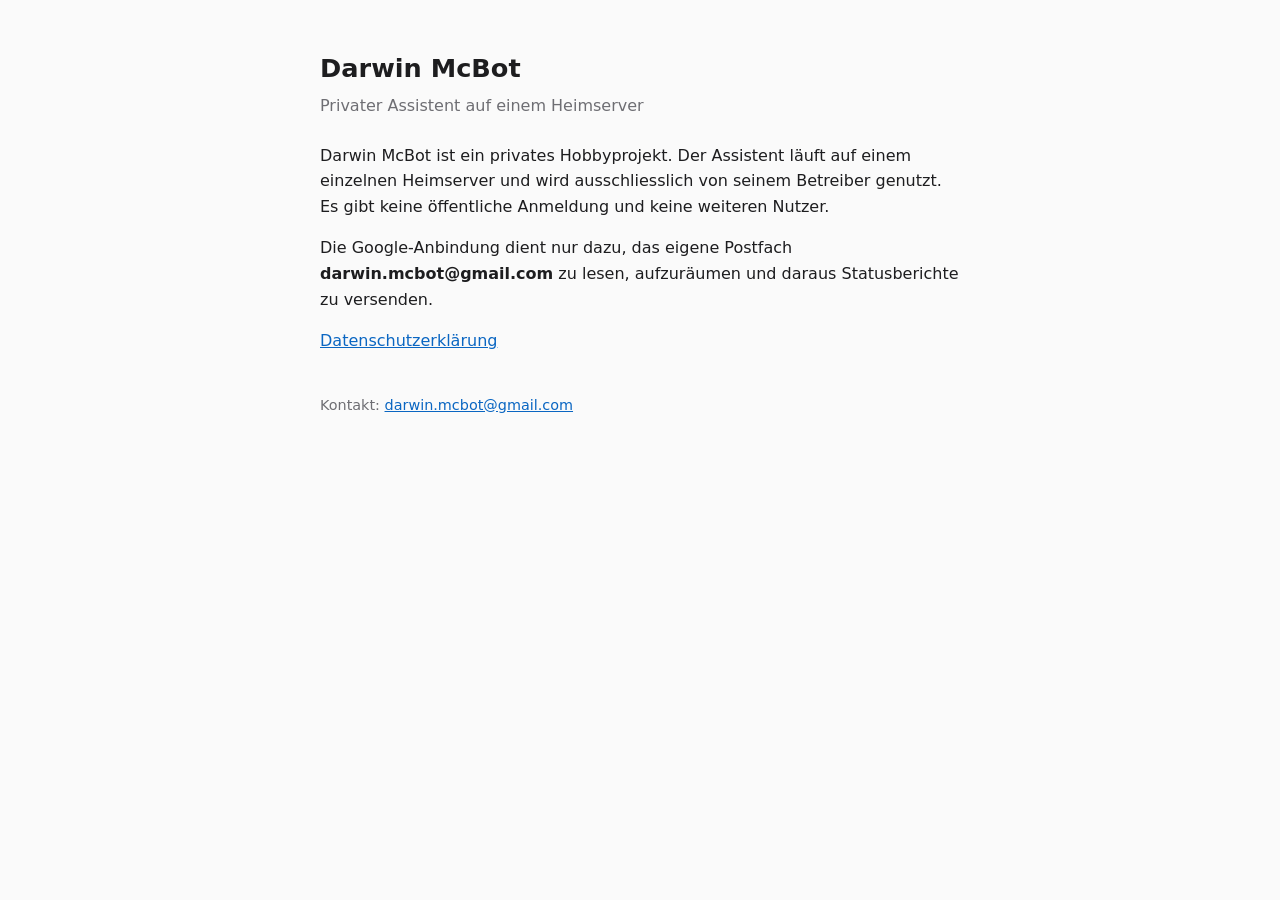
<file: index.html>
<!doctype html>
<html lang="de">
<head>
<meta charset="utf-8"><meta name="viewport" content="width=device-width, initial-scale=1">
<title>Darwin McBot</title><link rel="stylesheet" href="style.css">
</head>
<body><main>
<h1>Darwin McBot</h1>
<p class="sub">Privater Assistent auf einem Heimserver</p>
<p>Darwin McBot ist ein privates Hobbyprojekt. Der Assistent läuft auf einem einzelnen Heimserver und wird ausschliesslich von seinem Betreiber genutzt. Es gibt keine öffentliche Anmeldung und keine weiteren Nutzer.</p>
<p>Die Google-Anbindung dient nur dazu, das eigene Postfach <strong>darwin.mcbot@gmail.com</strong> zu lesen, aufzuräumen und daraus Statusberichte zu versenden.</p>
<p><a href="datenschutz.html">Datenschutzerklärung</a></p>
<footer>Kontakt: <a href="mailto:darwin.mcbot@gmail.com">darwin.mcbot@gmail.com</a></footer>
</main></body>
</html>
</file>
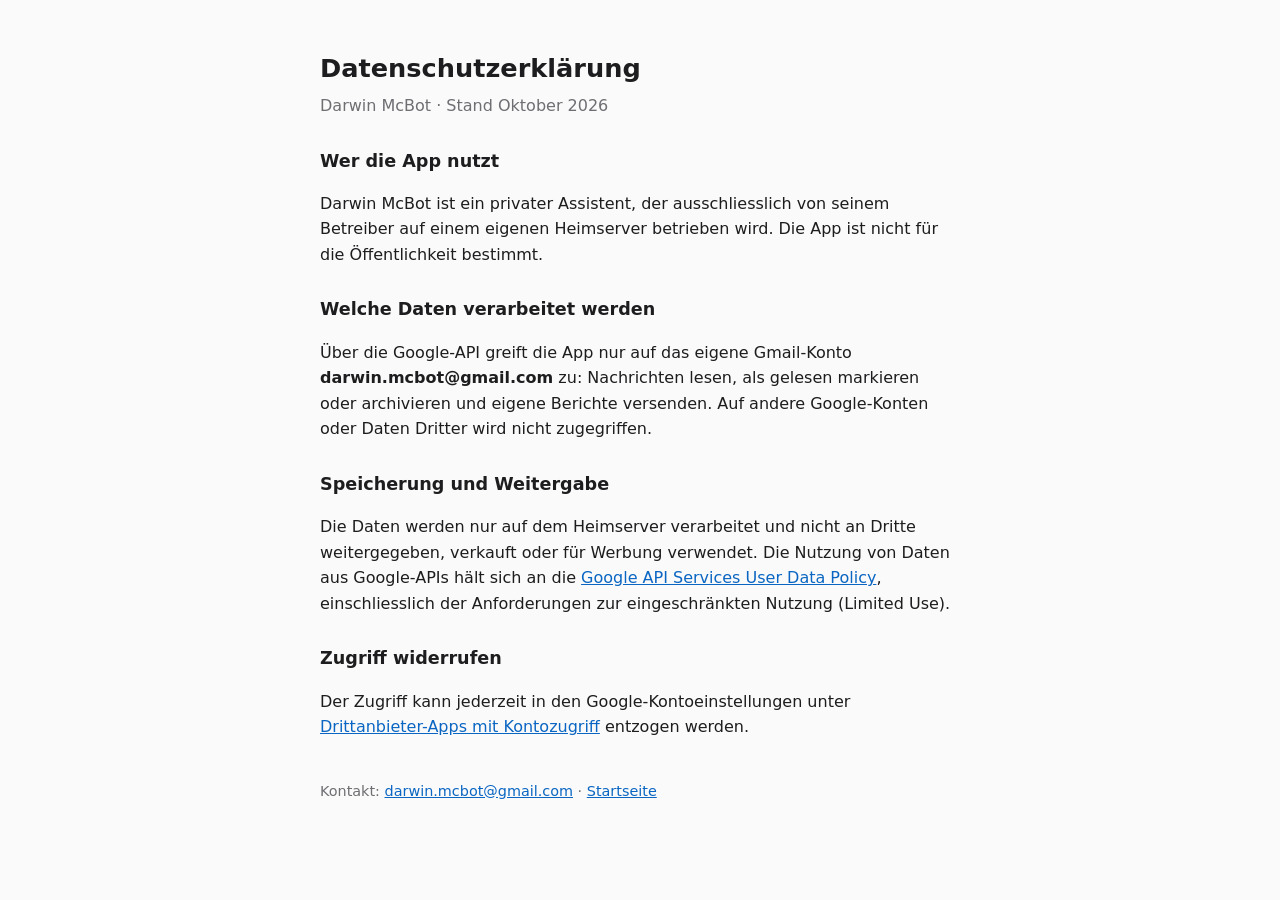
<file: datenschutz.html>
<!doctype html>
<html lang="de">
<head>
<meta charset="utf-8"><meta name="viewport" content="width=device-width, initial-scale=1">
<title>Datenschutz – Darwin McBot</title><link rel="stylesheet" href="style.css">
</head>
<body><main>
<h1>Datenschutzerklärung</h1>
<p class="sub">Darwin McBot · Stand Oktober 2026</p>

<h2>Wer die App nutzt</h2>
<p>Darwin McBot ist ein privater Assistent, der ausschliesslich von seinem Betreiber auf einem eigenen Heimserver betrieben wird. Die App ist nicht für die Öffentlichkeit bestimmt.</p>

<h2>Welche Daten verarbeitet werden</h2>
<p>Über die Google-API greift die App nur auf das eigene Gmail-Konto <strong>darwin.mcbot@gmail.com</strong> zu: Nachrichten lesen, als gelesen markieren oder archivieren und eigene Berichte versenden. Auf andere Google-Konten oder Daten Dritter wird nicht zugegriffen.</p>

<h2>Speicherung und Weitergabe</h2>
<p>Die Daten werden nur auf dem Heimserver verarbeitet und nicht an Dritte weitergegeben, verkauft oder für Werbung verwendet. Die Nutzung von Daten aus Google-APIs hält sich an die <a href="https://developers.google.com/terms/api-services-user-data-policy">Google API Services User Data Policy</a>, einschliesslich der Anforderungen zur eingeschränkten Nutzung (Limited Use).</p>

<h2>Zugriff widerrufen</h2>
<p>Der Zugriff kann jederzeit in den Google-Kontoeinstellungen unter <a href="https://myaccount.google.com/permissions">Drittanbieter-Apps mit Kontozugriff</a> entzogen werden.</p>

<footer>Kontakt: <a href="mailto:darwin.mcbot@gmail.com">darwin.mcbot@gmail.com</a> · <a href="index.html">Startseite</a></footer>
</main></body>
</html>
</file>
<file: style.css>
:root { --bg: #fafafa; --fg: #1d1d1f; --muted: #6e6e73; --link: #0a66c2; }
@media (prefers-color-scheme: dark) { :root { --bg: #111; --fg: #f2f2f2; --muted: #a0a0a5; --link: #6cb4ff; } }
body { background: var(--bg); color: var(--fg); font: 16px/1.6 -apple-system, system-ui, sans-serif; margin: 0; padding: 48px 16px; }
main { max-width: 640px; margin: 0 auto; }
h1 { font-size: 1.6rem; margin: 0 0 4px; } h2 { font-size: 1.1rem; margin-top: 28px; }
p.sub { color: var(--muted); margin: 0 0 24px; } a { color: var(--link); }
footer { margin-top: 40px; color: var(--muted); font-size: .9rem; }
</file>
